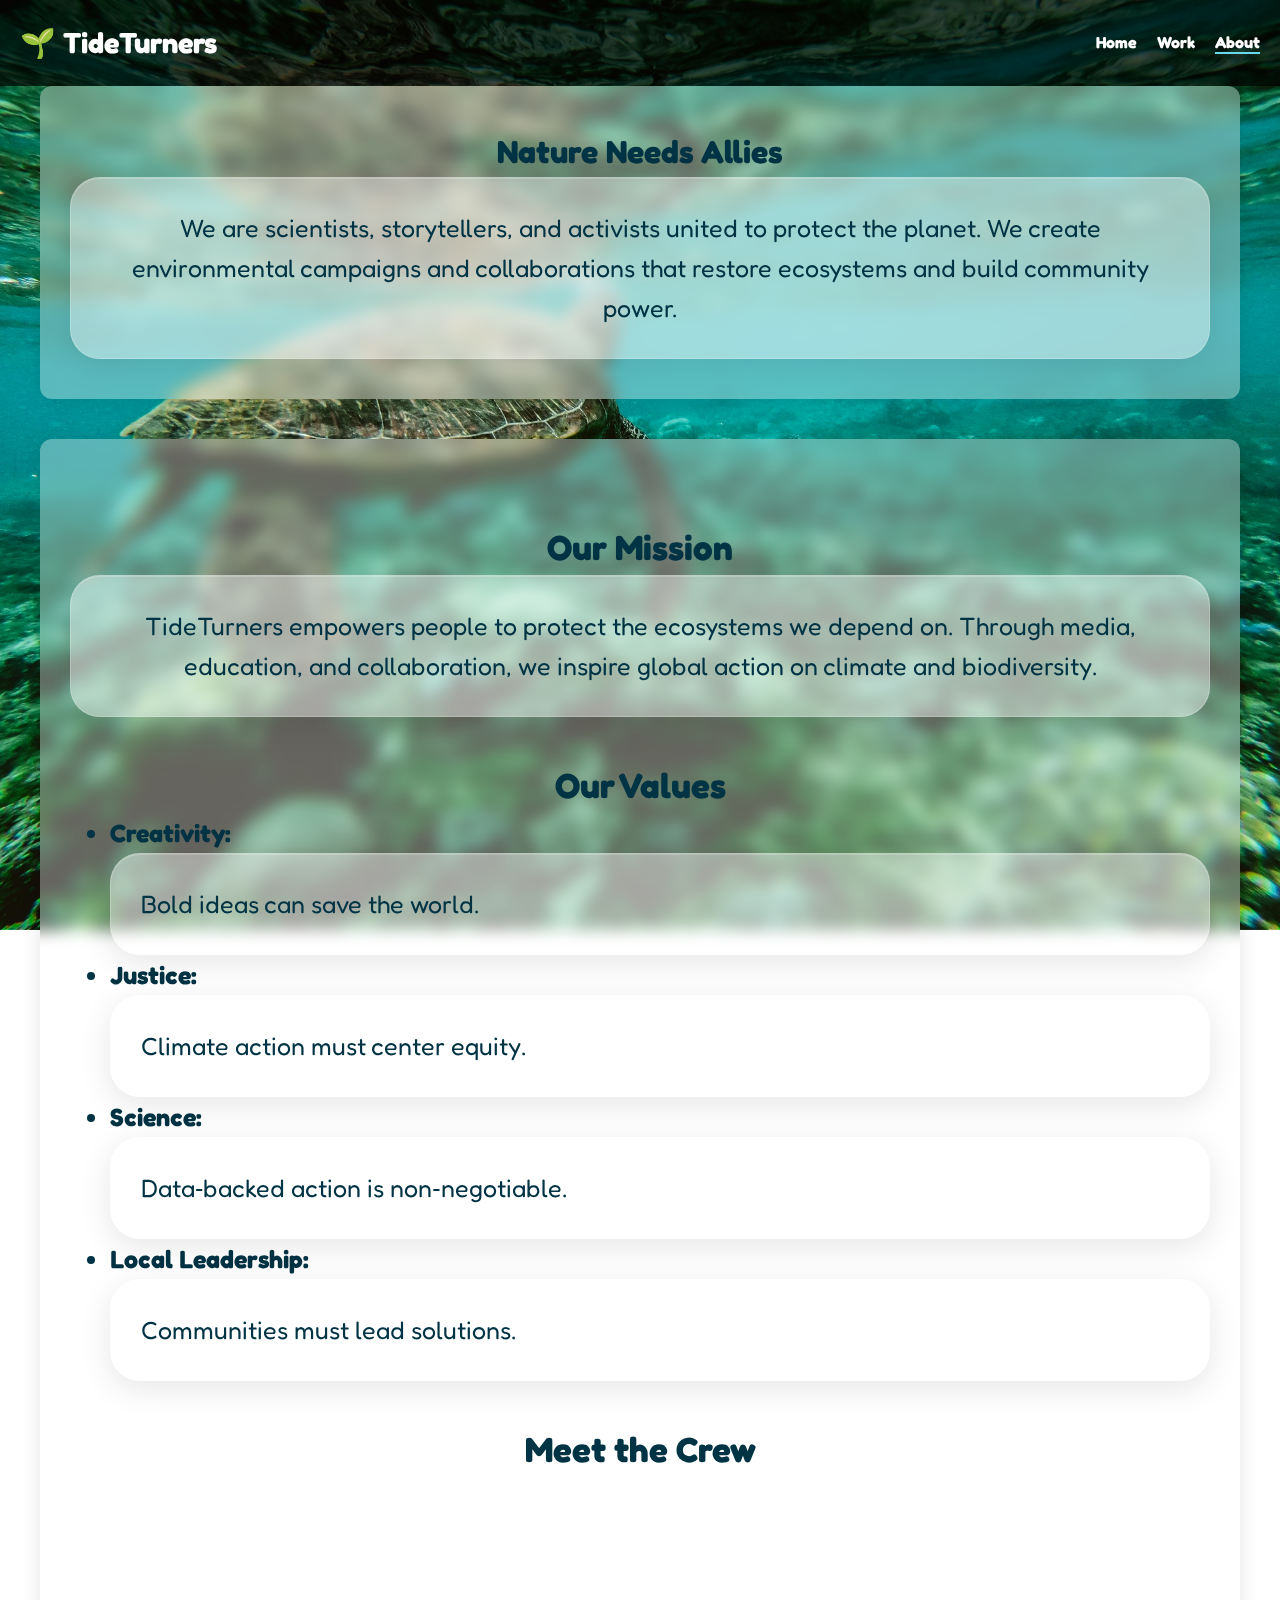
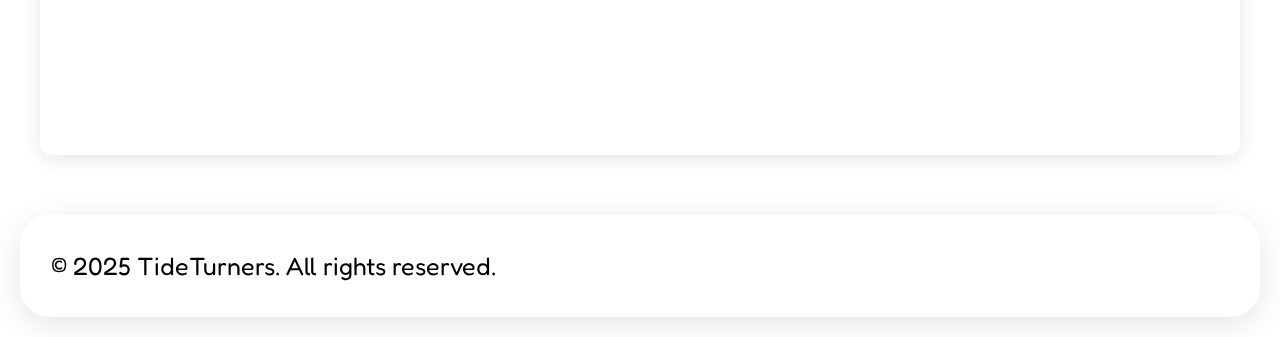
<file: about.html>
<!DOCTYPE html>
<html lang="en">
<head>
  <meta charset="UTF-8"/>
  <meta name="viewport" content="width=device-width, initial-scale=1.0"/>
  <title>TideTurners – About Us</title>
  <link rel="stylesheet" href="style.css"/>
</head>
<body class="page-about">
  <header>
    <div class="logo">🌱 TideTurners</div>
    <nav>
      <ul>
        <li><a href="index.html">Home</a></li>
        <li><a href="work.html">Work</a></li>
        <li><a href="about.html" class="active">About</a></li>
      </ul>
    </nav>
  </header>
<section class="about-hero frosted">
  <h1>Nature Needs Allies</h1>
  <div class="glass-card">We are scientists, storytellers, and activists united to protect the planet.
     We create environmental campaigns and collaborations that restore ecosystems and build community power.
</div>
    </section>
 <section class="about-content frosted">
    <h2>Our Mission</h2>
    <div class="glass-card">TideTurners empowers people to protect the ecosystems we depend on. Through media, education, and collaboration, we inspire global action on climate and biodiversity.</div>
    <h2>Our Values</h2>
    <ul>
      <li><strong>Creativity:</strong><div class="glass-card">Bold ideas can save the world.</li></div>
      <li><strong>Justice:</strong><div class="glass-card">Climate action must center equity.</li></div>
      <li><strong>Science:</strong><div class="glass-card">Data‑backed action is non‑negotiable.</li></div>
      <li><strong>Local Leadership:</strong><div class="glass-card">Communities must lead solutions.</li></div>
    </ul>
    <h2>Meet the Crew</h2>
    <div class="team">
      <div class="team-member">
        <img src="andrea.jpg" alt="Andrea – Founder">
        <h3>Andrea Choi</h3>
        <p>Founder & Strategist</p>
      </div>
      <div class="team-member">
        <img src="alex.jpg" alt="Alex – Ecologist">
        <h3>Alexa Rivera</h3>
        <p>Lead Ecologist</p>
      </div>
      <div class="team-member">
        <img src="juan.jpg" alt="Juan– Tech Director">
        <h3>Juan Khanna</h3>
        <p>Tech Director</p>
      </div>
    </div>
  </section>
  <footer>
 <div class="glass-card">© 2025 TideTurners. All rights reserved.</div>
  </footer>

  <script src="script.js"></script>
</body>
</html>
</file>
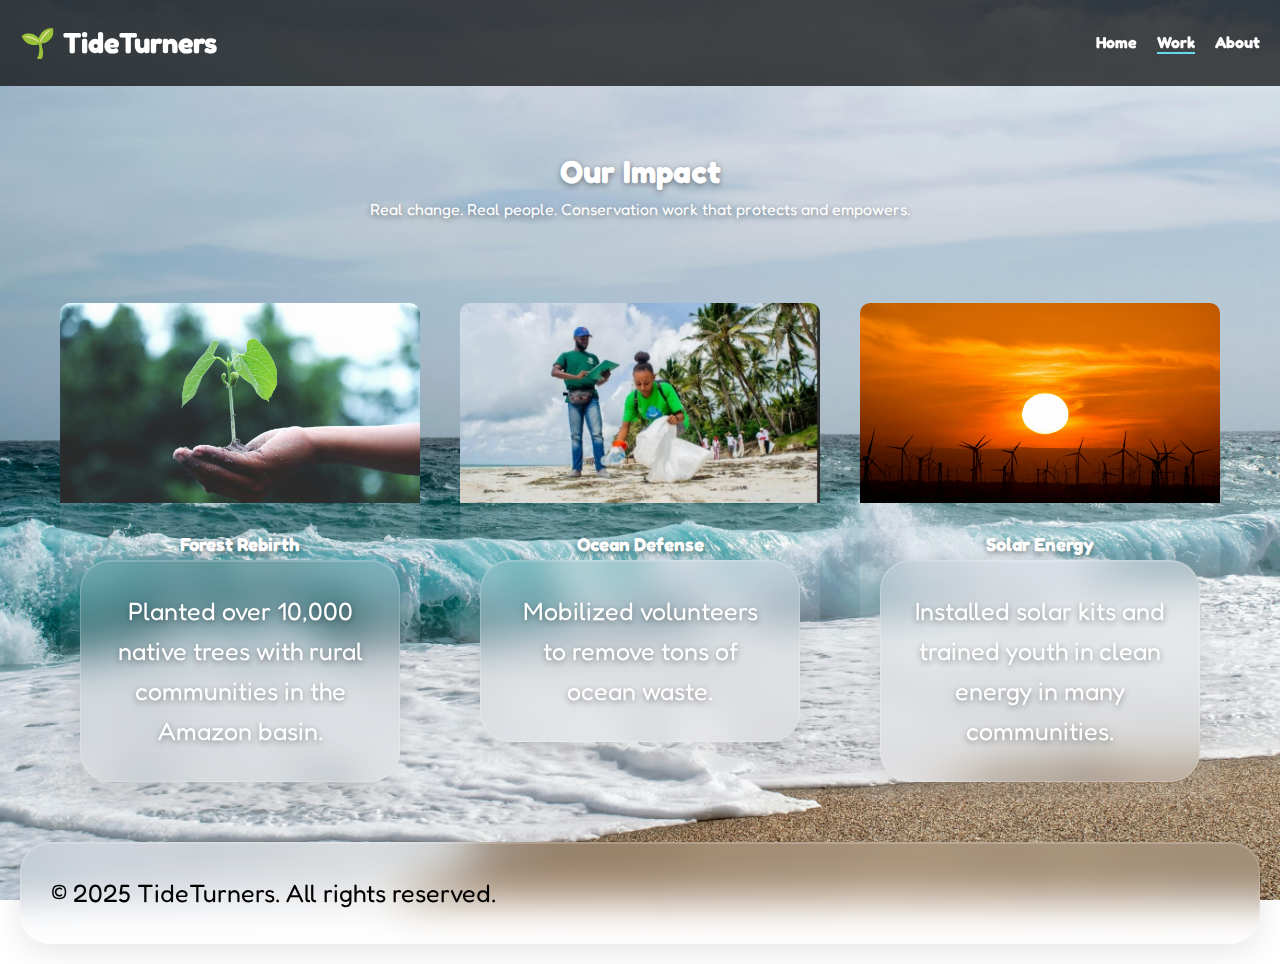
<file: work.html>
<!DOCTYPE html>
<html lang="en">
<head>
  <meta charset="UTF-8"/>
  <meta name="viewport" content="width=device-width, initial-scale=1.0"/>
  <title>TideTurners – Our Work</title>
  <link rel="stylesheet" href="style.css"/>
</head>
<body class="page-work">
  <header>
    <div class="logo">🌱 TideTurners</div>
    <nav>
      <ul>
        <li><a href="index.html">Home</a></li>
        <li><a href="work.html" class="active">Work</a></li>
        <li><a href="about.html">About</a></li>
      </ul>
    </nav>
  </header>

  <section class="work-header">
    <h1>Our Impact</h1>
    <p>Real change. Real people. Conservation work that protects and empowers.</p>
  </section>

  <section class="projects">
    <div class="project-card">
      <img src="plant.jpg" alt="Forest Restoration">
      <div class="project-info">
        <h3>Forest Rebirth</h3>
       <div class="glass-card">Planted over 10,000 native trees with rural communities in the Amazon basin.</p></div>
      </div>
    </div>
    <div class="project-card">
      <img src="clean.jpeg" alt="Coastal Cleanup">
      <div class="project-info">
        <h3>Ocean Defense</h3>
        <div class="glass-card">Mobilized volunteers to remove tons of ocean waste.</div>
      </div>
    </div>
    <div class="project-card">
      <img src="renew.jpg" alt="Renewable Energy Education">
      <div class="project-info">
        <h3>Solar Energy</h3>
       <div class="glass-card">Installed solar kits and trained youth in clean energy in many communities.</div>
      </div>
    </div>
  </section>
  <footer>
     <div class="glass-card">© 2025 TideTurners. All rights reserved.</div>
  </footer>
 <script src="script.js"></script>
</body>
</html>
</file>
<file: style.css>
@import url('https://fonts.googleapis.com/css2?family=Fredoka:wght@400;600&display=swap');

:root {
  --blue-dark: #003344;
  --blue-light: #66d9ef;
  --ocean: #004e64;
  --forest: #2e7d32;
  --sand: #fdf6e3;
  --white: #ffffff;
}

/* Reset */
* {
  margin: 0;
  padding: 0;
  box-sizing: border-box;
}

/* Base */
body {
  font-family: 'Fredoka', sans-serif;
  line-height: 1.6;
  color: var(--white);
  overflow-x: hidden;
}

/* Per-page backgrounds */

.page-work {
  background: url('ocean.jpg') center/cover no-repeat fixed;
}
.page-about {
  background: url('turtle.jpg') center/cover no-repeat fixed;
}

/* Sticky header */
header {
  position: sticky;
  top: 0;
  z-index: 100;
  background: rgba(0, 0, 0, 0.7);
  display: flex;
  justify-content: space-between;
  align-items: center;
  padding: 20px;
  flex-wrap: wrap;
}
.logo {
  font-size: 1.8em;
  font-weight: bold;
  color: white;
}
nav ul {
  display: flex;
  gap: 20px;
  list-style: none;
  flex-wrap: wrap;
  justify-content: center;
}
nav a {
  color: white;
  text-decoration: none;
  font-weight: bold;
}
nav a.active {
  border-bottom: 2px solid var(--blue-light);
}

/* Theme Toggle */
#theme-toggle {
  font-size: 1.4em;
  background: none;
  border: none;
  color: white;
  cursor: pointer;
}

/* Hero with Video */
.hero {
  position: relative;
  height: 80vh;
  display: flex;
  align-items: center;
  justify-content: center;
  text-align: center;
  overflow: hidden;
}
.hero-video {
  position: absolute;
  top: 0; left: 0; width: 100%; height: 100%;
  object-fit: cover;
  z-index: -1;
}
.hero-content {
  z-index: 1;
  padding: 20px;
  text-shadow: 0 2px 6px rgba(0,0,0,0.5);
}
.hero h1 {
  font-size: 3.5em;
  margin-bottom: 0.4em;
}
.hero p {
  font-size: 1.5em;
  max-width: 700px;
  margin: 0 auto 1.5em;
}

/* Pulse CTA */
.cta {
  background-color: var(--blue-light);
  color: var(--blue-dark);
  padding: 14px 28px;
  border-radius: 8px;
  text-decoration: none;
  font-weight: bold;
  transition: all 0.3s ease;
  animation: pulse 3s ease-in-out infinite;
}
.cta:hover {
  animation: none;
  transform: scale(1.05);
}
@keyframes pulse {
  0%, 100% { transform: scale(1); }
  50% { transform: scale(1.05); }
}

/* Sections */
section {
  padding: 60px 20px;
  max-width: 1200px;
  margin: auto;
  text-align: center;
  color: white;
  text-shadow: 0 2px 6px rgba(0, 0, 0, 0.4);
}
.projects {
  display: grid;
  grid-template-columns: repeat(auto-fit, minmax(300px, 1fr));
  gap: 40px;
  padding: 20px;
}
.project-card {
  background: rgba(255, 255, 255, 0.1);
  border-radius: 10px;
  overflow: hidden;
  transition: transform 0.3s ease;
}
.project-card:hover {
  transform: perspective(1000px) rotateX(3deg) rotateY(-3deg);
}
.project-card img {
  width: 100%;
  height: 200px;
  object-fit: cover;
}
.project-info {
  padding: 20px;
  color: white;
}

/* About Page */
.about-content h2 {
  margin-top: 40px;
  color: var(--blue-dark);
  font-size: 35px;
}
.about-content h1 {
  font-size: 35px;
}
.about-content ul {
  list-style: disc;
  text-align: left;
  padding-left: 40px;
  font-size: 25px;
}
.team {
  display: flex;
  flex-wrap: wrap;
  justify-content: center;
  gap: 30px;
}
.team-member {
  flex: 1 1 250px;
  text-align: center;
  padding: 20px;
  border-radius: 10px;
  background: rgba(255,255,255,0.1);
  transition: transform 0.3s;
}
.team-member:hover {
  transform: perspective(1000px) rotateX(2deg) rotateY(2deg);
}
.team-member img {
  width: 120px;
  height: 120px;
  object-fit: cover;
  border-radius: 50%;
  border: 4px solid white;
  margin-bottom: 15px;
}


/* Footer */
footer {
  padding: 20px;
  font-size:  10px;
  color: black;
}

/* Scroll Animations */
.fade-init {
  opacity: 0;
  transform: translateY(40px);
  transition: opacity 0.6s ease-out, transform 0.6s ease-out;
}
.fade-in {
  opacity: 1;
  transform: translateY(0);
}







.hero {
  position: relative;
  height: 100vh;
  display: flex;
  align-items: center;
  justify-content: center;
  text-align: center;
  overflow: hidden;
  color: white;
}

.hero-video {
  position: absolute;
  top: 0;
  left: 0;
  width: 100%;
  height: 100%;
  object-fit: cover;
  z-index: -1;
}
.hero-content {
  position: relative;
  z-index: 1;
  padding: 20px;
  text-shadow: 0 2px 6px rgba(0,0,0,0.4);
}
.frosted {
  background: rgba(255, 255, 255, 0.352);
  color: var(--blue-dark);
  backdrop-filter: blur(8px);
  border-radius: 12px;
  padding: 40px 30px;
  box-shadow: 0 4px 20px rgba(0, 0, 0, 0.1);
  margin-bottom: 40px;
  text-shadow: none;
}
.glass-card {
    background: rgba(255, 255, 255, 0.1);
    backdrop-filter: blur(20px);
    -webkit-backdrop-filter: blur(20px);
    border-radius: 30px;
    border: 1px solid rgba(255, 255, 255, 0.2);
    padding: 30px;
    box-shadow: 0 8px 32px rgba(0, 0, 0, 0.1), inset 0 1px 0 rgba(255, 255, 255, 0.2);
    transition: transform 0.3s ease, box-shadow 0.3s ease;
    font-size: 25px;
}
</file>
